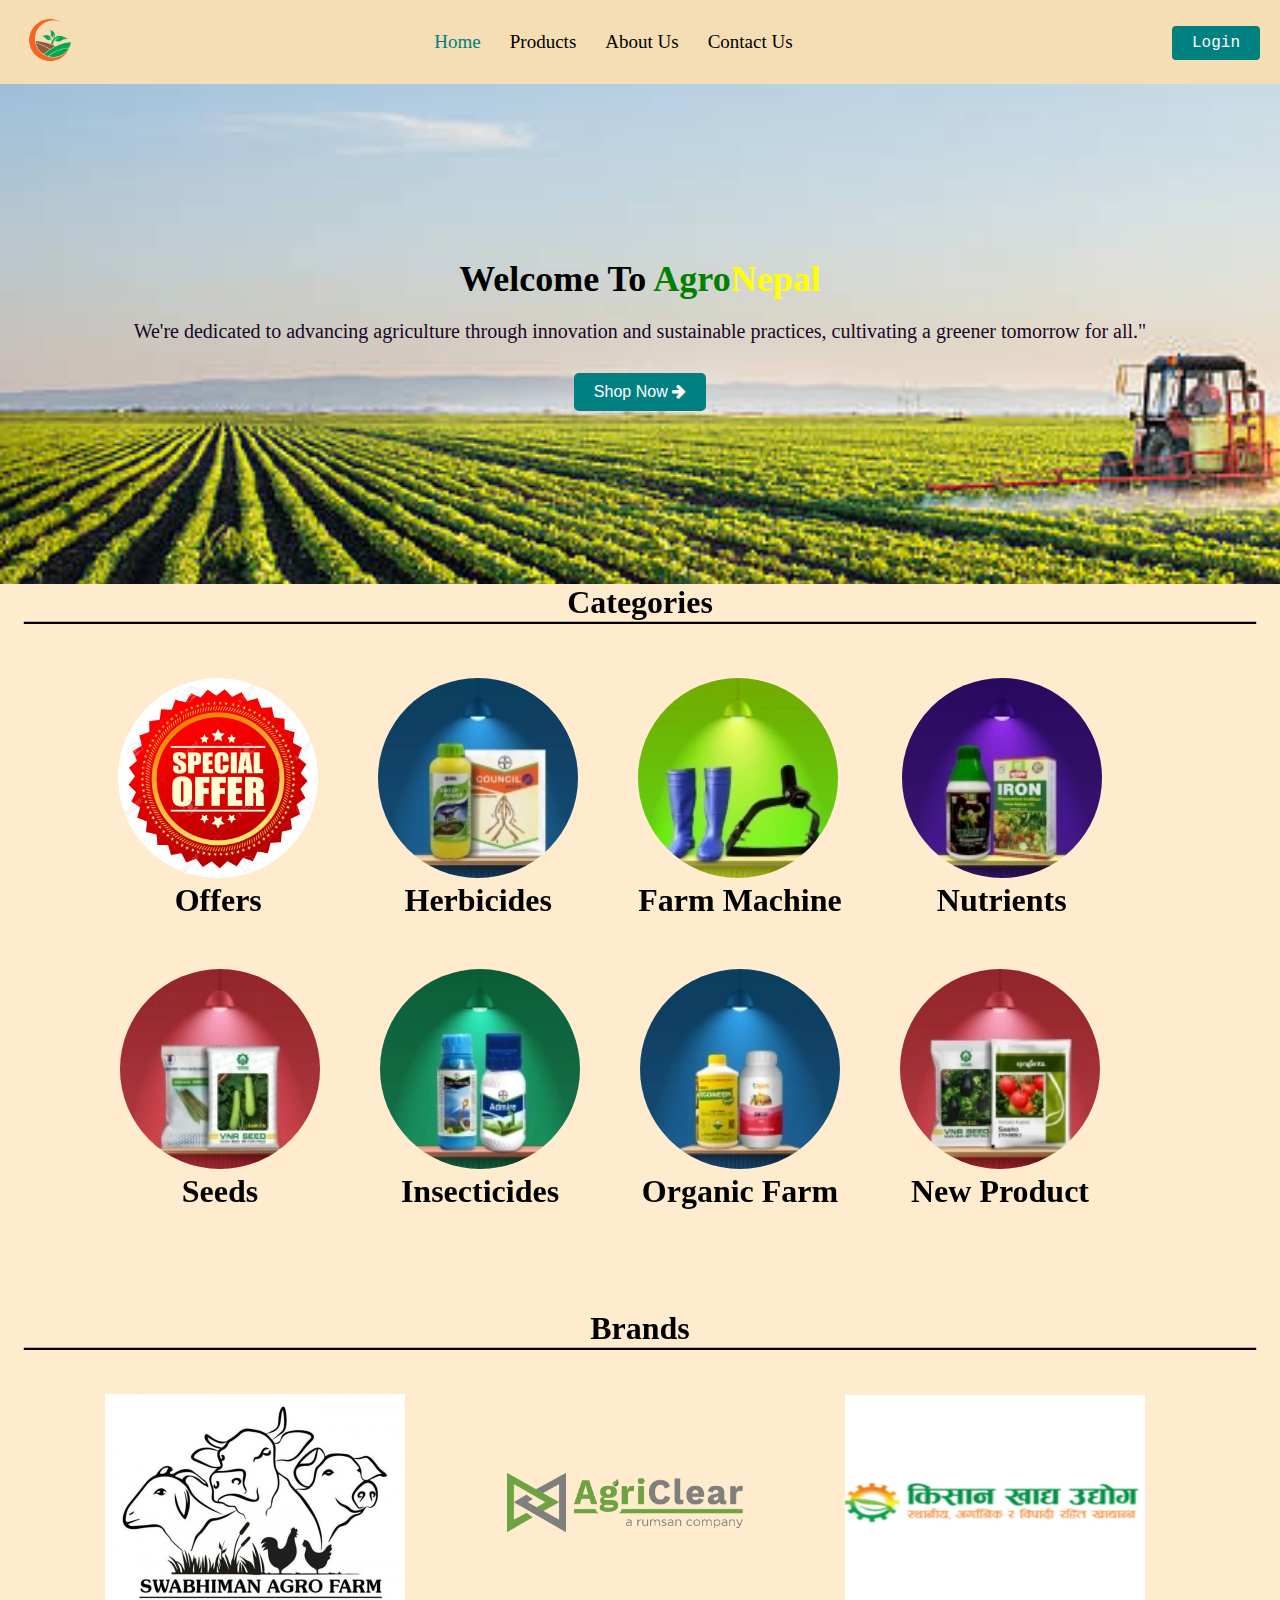
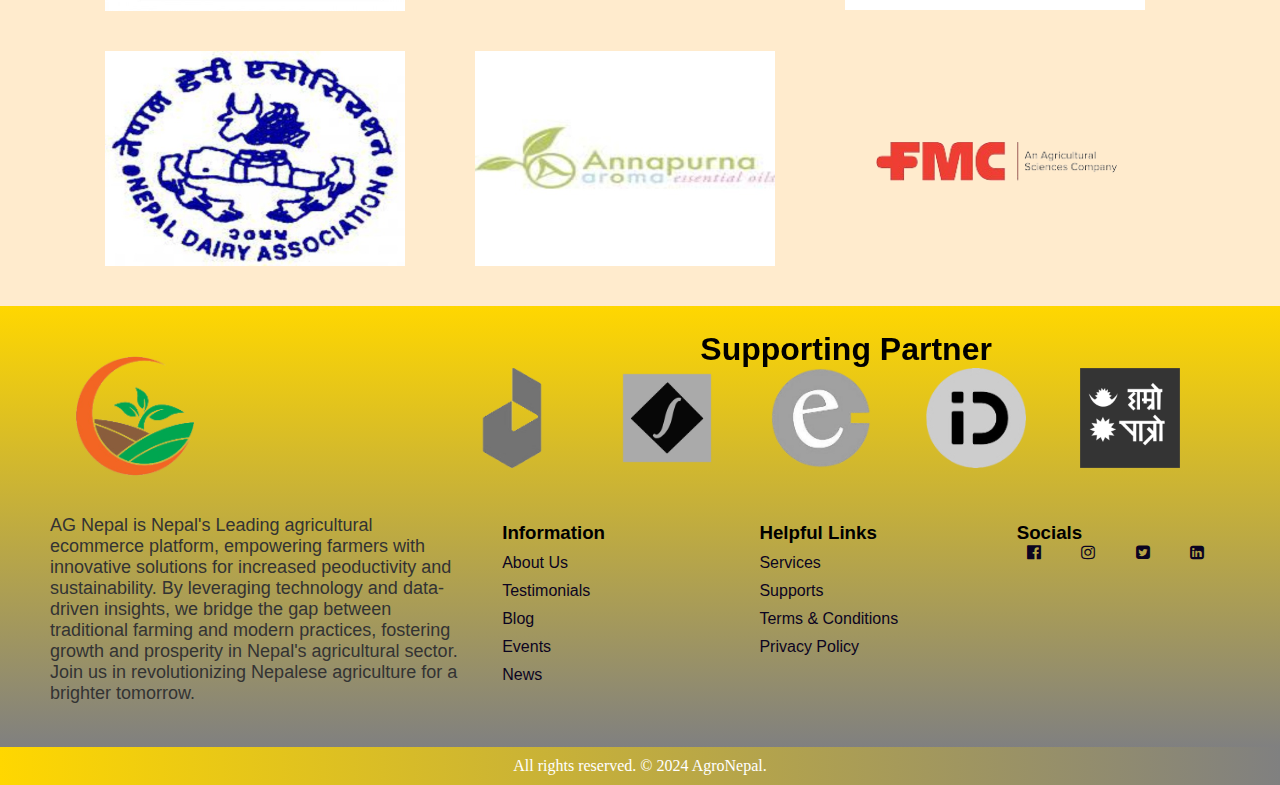
<file: Project/html/index.html>
<!DOCTYPE html>
<html lang="en">
<head>
    <meta charset="UTF-8">
    <meta name="viewport" content="width=device-width, initial-scale=1.0">
    <title>AgroNepal</title>
    <link rel="stylesheet" href="../css/style.css">
    <link rel="stylesheet" href="https://cdnjs.cloudflare.com/ajax/libs/font-awesome/4.7.0/css/font-awesome.min.css"/>
    <link rel="web icon" href="../img/logo2.png">
<body>
    <div class="navbar">
        <div class="logo">
            <a href="index.html"><img src="../img/logo2.png"></a>
        </div>
        <div class="container">
            <ul>
                <li class="on">Home</li>
                <a href="product.html"><li>Products</li></a>
                <a href="about.html"><li>About Us</li></a>
                <a href="contact.html"><li>Contact Us</li></a>
            </ul>
        </div>
        <div class="login">
            <a href="login.html">Login</a>
        </div>
       
    </div>
    <section class="banner">
        <div class="banner-content">
          <h2>Welcome To <span class="green-text">Agro</span><span class="yellow-text">Nepal</span></h2>
            <p class="intro"> We're dedicated to advancing agriculture through innovation and sustainable practices, cultivating a greener tomorrow for all."</p>
            <button id="scrollButton">Shop Now <i class="fa fa-arrow-right" aria-hidden="true"></i></button>
        </div>
    </section>
    <h1 class="head" id="targetSection">Categories</h1>
    <h1 class="underline">_____________________________________________________________________________</h1>
    <div class="card-container" >
        
        <a href="#"><div class="card">
            <img src="../img/1.jpg.png" alt="">
            <div class="content">
                <h1>Offers</h1>
            </div>
        </div></a>
        
        
        
        <a href="#"><div class="card">
          <img src="../img/2.jpg.png" alt="">
          <div class="content">
              <h1>Herbicides</h1>
          </div></a>
           
        </div>
        <a href="#"><div class="card">
          <img src="../img/3.jpg.png" alt="">
          <div class="content">
            <h1>Farm Machine</h1>
        </div>
      </div></a>

      <a href="#">        
        <div class="card">
        <img src="../img/4.jpg.png" alt="">
        <div class="content">
          <h1>Nutrients</h1>
      </div>
    </div></a>
    </div>
    <div class="card-container2">
        <div class="card">
            <img src="../img/5.jpg.png" alt="">
            <div class="container">
              <h1>Seeds</h1>
            </div>
            
        </div>
        <div class="card">
            <img src="../img/6.jpg.png" alt="">
            <div class="content">
              <h1>Insecticides</h1>
          </div>
        </div>
        <div class="card">
            <img src="../img/7.jpg.png" alt="">
            <div class="content">
              <h1>Organic Farm</h1>
          </div>
        </div>
        <div class="card">
          <img src="../img/8.jpg.png" alt="">
          <div class="content">
            <h1>New Product</h1>
        
        </div>
      </div>
    </div>
    <h1 class="head">Brands</h1>
    <h1 class="underline">_____________________________________________________________________________</h1>
    <section class="brands">
        <div class="logos">
            <img src="../img/11.jpg.png">
            <img src="../img/22.jpg.png">
            <img src="../img/33.jpg.jpg">
            <img src="../img/44.jpg.jpg">
            <img src="../img/55.jpg.jpg">
            <img src="../img/66.jpg-removebg-preview.png">
        </div>
    </section>

    

    <footer class="footer">
      
        <div class="footer__col">
          <img src="../img/logo2.png" alt="company logo" class="footer__logo" />
          <p>AG Nepal is Nepal's Leading agricultural ecommerce platform, empowering farmers with innovative solutions for increased peoductivity and sustainability. By leveraging technology and data-driven insights, we bridge the gap between traditional farming and modern practices, fostering growth and prosperity in Nepal's agricultural sector. Join us in revolutionizing Nepalese agriculture for a brighter tomorrow. </p>
        </div>
        <div class="footer__supporting">
        <h1>Supporting Partner</h1>
        <section class="brands2">
          <div class="1">
              <img src="../img/daraz.png.png">
              <img src="../img/bank.png">
              <img src="../img/esewa.png.png">
              <img src="../img/drive.png.png">
              <img src="../img/hamro.png">
          </div>
        </section>

        <div class="end">
        <div class="footer__col">
            <h3 class="footer__title">Information</h3>
            <ul class="footer__lists">
              <li class="footer__list">
                <a href="#" class="footer__link">About Us</a>
              </li>
              <li class="footer__list">
                <a href="#" class="footer__link">Testimonials</a>
              </li>
              <li class="footer__list">
                <a href="#" class="footer__link">Blog</a>
              </li>
              <li class="footer__list">
                <a href="#" class="footer__link">Events</a>
              </li>
              <li class="footer__list">
                <a href="#" class="footer__link">News</a>
              </li>
            </ul>
            
          </div>
          <div class="footer__col">
            <h3 class="footer__title">Helpful Links</h3>
            <ul class="footer__lists">
              <li class="footer__list">
                <a href="#" class="footer__link">Services</a>
              </li>
              <li class="footer__list">
                <a href="#" class="footer__link">Supports</a>
              </li>
              <li class="footer__list">
                <a href="#" class="footer__link">Terms & Conditions</a>
              </li>
              <li class="footer__list">
                <a href="#" class="footer__link">Privacy Policy</a>
              </li>
            </ul>
          </div>
          <div class="footer__content">
            <h3 class="footer__title">Socials</h3>
            <a href="#"><i class="fa fa-facebook-official"></i></a>
            <a href="#"><i class="fa fa-instagram"></i></a>
            <a href="#"><i class="fa fa-twitter-square"></i></a>
            <a href="#"><i class="fa fa-linkedin-square"></i></a>
          </div>
      
    </div>
</div>
        
      
      </footer>
     


    <div class="copyright">
        All rights reserved. © 2024 AgroNepal. 
      </div>
      <script>        
        document.getElementById('scrollButton').addEventListener('click', function() {
        document.getElementById('targetSection').scrollIntoView({ behavior: 'smooth' });
          });
        </script>
</body>
</html>
</file>
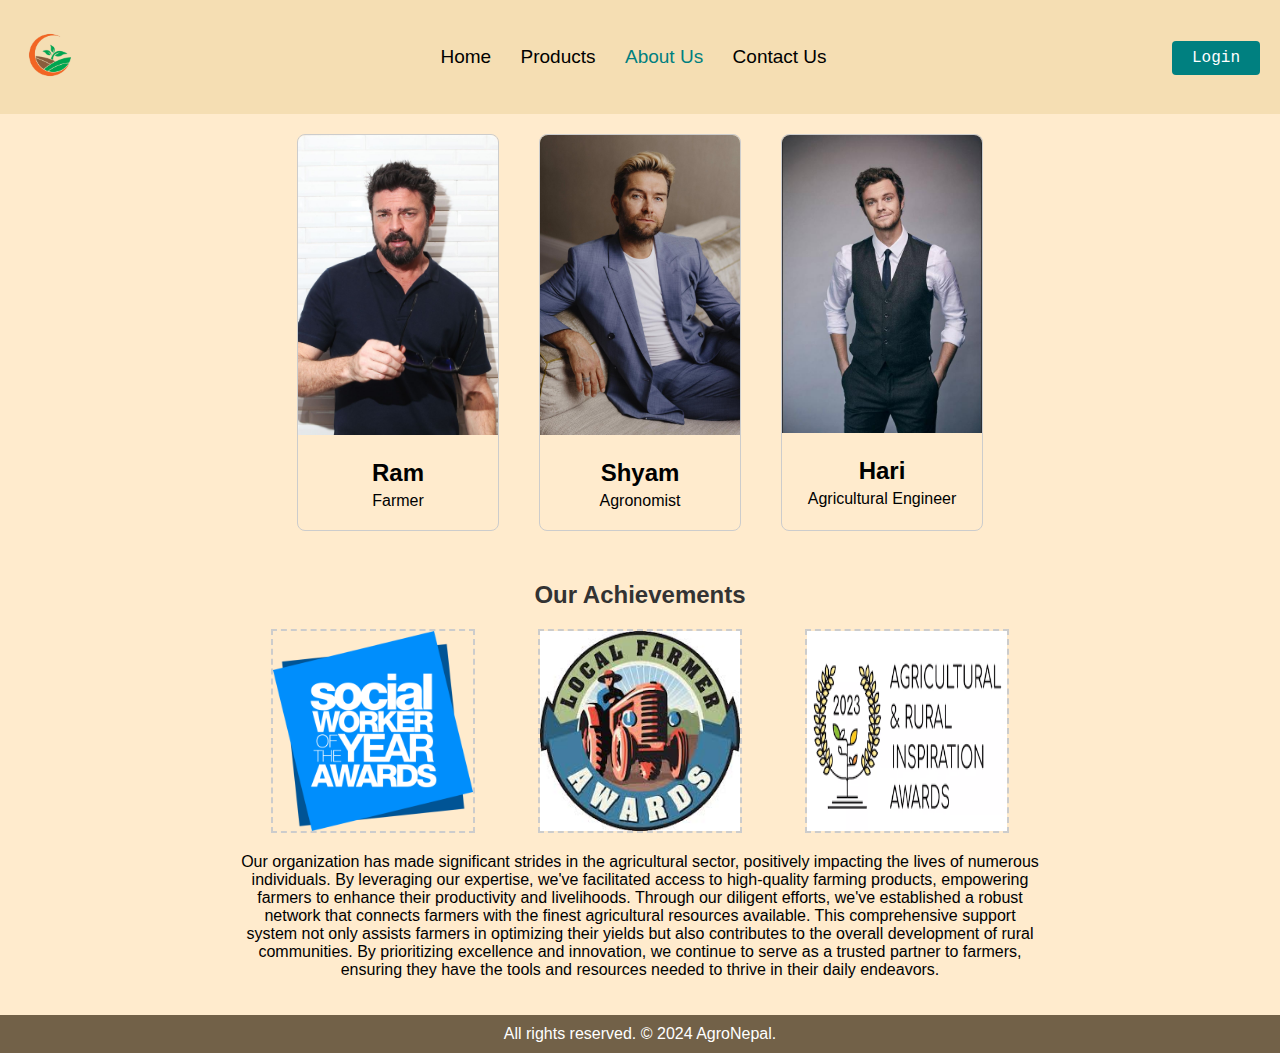
<file: Project/html/about.html>
<!DOCTYPE html>
<html lang="en">
<head>
    <meta charset="UTF-8">
    <meta name="viewport" content="width=device-width, initial-scale=1.0">
    <title>About Us</title>
    <link rel="stylesheet" href="../css/about.css">
    <link rel="web icon" href="../img/logo2.png">
</head>
<body>
    <div class="navbar">
        <div class="logo">
            <img src="../img/logo2.png">
        </div>
        <div class="container">
            <ul>
                <a href="index.html"><li>Home</li></a>
                <a href="product.html"><li>Products</li></a>
                <li class="on">About Us</li>
                <a href="contact.html"><li>Contact Us</li></a>
            </ul>
        </div>
        <div class="login">
            <a href="login.html">Login</a>
        </div>
       
    </div>

    <div class="container">
        <div class="partners">
            <div class="partner">
                <img src="../img/billy.jpg" alt="Ram">
                <div class="info">
                    <h2>Ram</h2>
                    <p>Farmer</p>
                </div>
            </div>
            <div class="partner">
                <img src="../img/homelander.jpg" alt="Shyam">
                <div class="info">
                    <h2>Shyam</h2>
                    <p>Agronomist</p>
                </div>
            </div>
            <div class="partner">
                <img src="../img/huye.jpg" alt="Hari">
                <div class="info">
                    <h2>Hari</h2>
                    <p>Agricultural Engineer</p>
                </div>
            </div>
        </div>

        <div class="achievements">
            <h2>Our Achievements</h2>
            <div class="achievement-boxes">
                <div class="achievement-box">
                    <img src="../img/award.jpg" alt="Achievement 1">
                </div>
                <div class="achievement-box">
                    <img src="../img/aw.jpg" alt="Achievement 2">
                </div>
                <div class="achievement-box">
                    <img src="../img/ins.jpg" alt="Achievement 3">
                </div>
            </div>
            <p>
                Our organization has made significant strides in the agricultural sector, positively impacting the lives of numerous individuals. By leveraging our expertise, we've facilitated access to high-quality farming products, empowering farmers to enhance their productivity and livelihoods. Through our diligent efforts, we've established a robust network that connects farmers with the finest agricultural resources available. This comprehensive support system not only assists farmers in optimizing their yields but also contributes to the overall development of rural communities. By prioritizing excellence and innovation, we continue to serve as a trusted partner to farmers, ensuring they have the tools and resources needed to thrive in their daily endeavors.</p>
        </div>
    </div>
    <div class="copyright">
        All rights reserved. © 2024 AgroNepal. 
      </div>
</body>
</html>
</file>
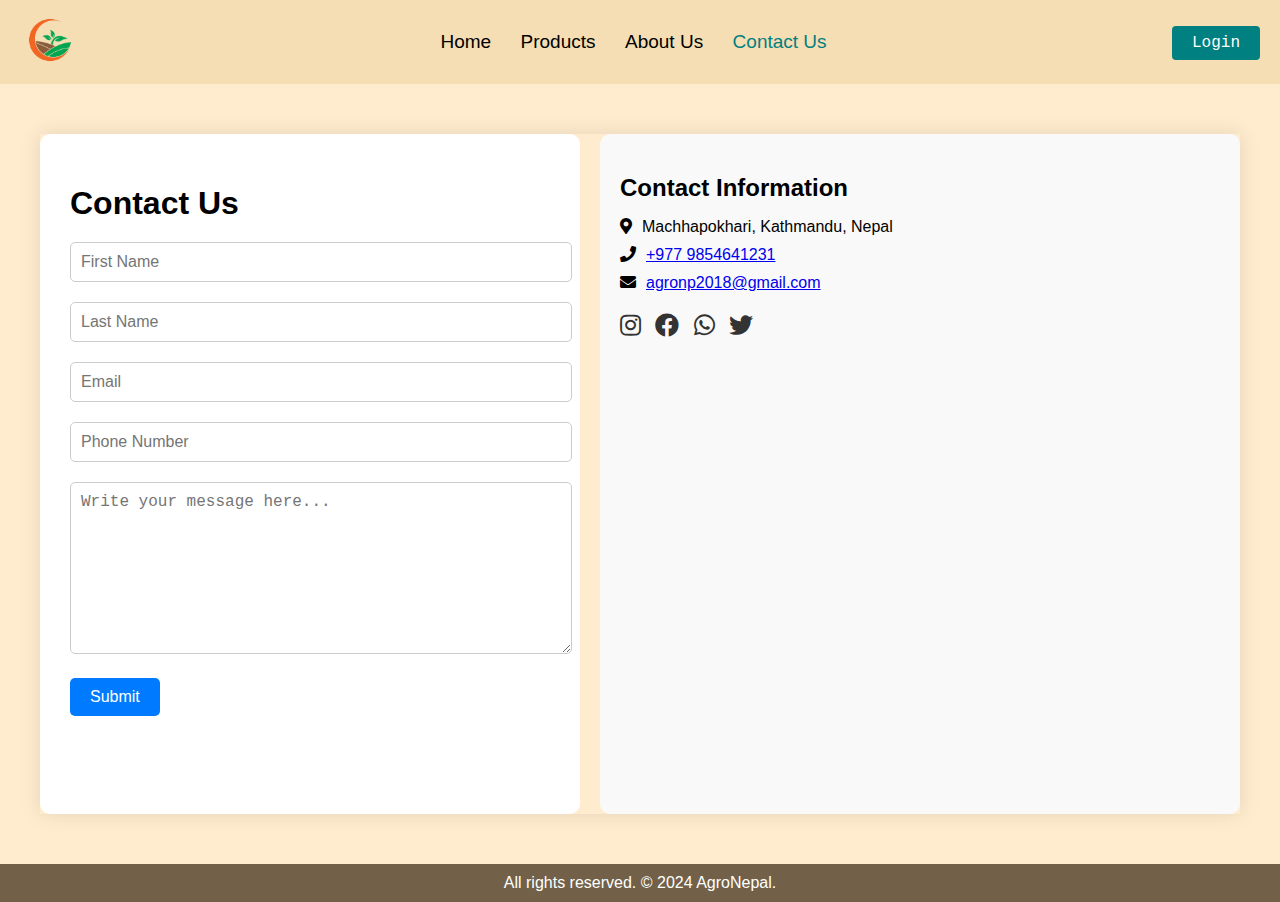
<file: Project/html/contact.html>
<!DOCTYPE html>
<html lang="en">
<head>
  <meta charset="UTF-8">
  <meta name="viewport" content="width=device-width, initial-scale=1.0">
  <title>Contact Us</title>
  <link rel="stylesheet" href="../css/contact.css">
  <link rel="web icon" href="../img/logo2.png">
  <link rel="stylesheet" href="https://cdnjs.cloudflare.com/ajax/libs/font-awesome/5.15.4/css/all.min.css">
</head>
<body>
    <div class="navbar">
        <div class="logo">
            <img src="../img/logo2.png">
        </div>
        <div class="container">
            <ul>
                <a href="index.html"><li>Home</li></a>
                <a href="product.html"><li>Products</li></a>
                <a href="about.html"><li>About Us</li></a>
                <li class="on">Contact Us</li>
            </ul>
        </div>
        <div class="login">
            <a href="login.html">Login</a>
        </div>
       
    </div>


  <div class="containe">
    <div class="contact-form">
      <h1>Contact Us</h1>
      <form action="#" method="POST">
        <div class="form-group">
          <input type="text" name="first_name" placeholder="First Name" required>
        </div>
        <div class="form-group">
          <input type="text" name="last_name" placeholder="Last Name" required>
        </div>
        <div class="form-group">
          <input type="email" name="email" placeholder="Email" required>
        </div>
        <div class="form-group">
          <input type="tel" name="number" placeholder="Phone Number" required>
        </div>
        <div class="form-group">
          <textarea name="message" placeholder="Write your message here..." required></textarea>
        </div>
        <button type="submit">Submit</button>
      </form>
    </div>
    <div class="contact-info">
      <h2>Contact Information</h2>
      <ul>
        <li><i class="fas fa-map-marker-alt"></i>Machhapokhari, Kathmandu, Nepal</li>
        <li><i class="fas fa-phone"></i><a href="tel:+1234567890">+977 9854641231</a></li>
        <li><i class="fas fa-envelope"></i><a href="mailto:info@example.com">agronp2018@gmail.com</a></li>
      </ul>
      <div class="social-icons">
        <a href="#"><i class="fab fa-instagram"></i></a>
        <a href="#"><i class="fab fa-facebook"></i></a>
        <a href="#"><i class="fab fa-whatsapp"></i></a>
        <a href="#"><i class="fab fa-twitter"></i></a>
      </div>


      <iframe src="https://www.google.com/maps/embed?pb=!1m18!1m12!1m3!1d2969.5516507443353!2d85.30471868208343!3d27.73543712408474!2m3!1f0!2f0!3f0!3m2!1i1024!2i768!4f13.1!3m3!1m2!1s0x39eb18db9dff677f%3A0xf880805fdacff33e!2sMachha%20Pokhari!5e0!3m2!1sen!2snp!4v1713893197830!5m2!1sen!2snp" width="600" height="450" style="border:0;" allowfullscreen="" loading="lazy" referrerpolicy="no-referrer-when-downgrade"></iframe>
    </div>
  </div>
  <div class="copyright">
    All rights reserved. © 2024 AgroNepal. 
  </div>
</body>
</html>
</file>
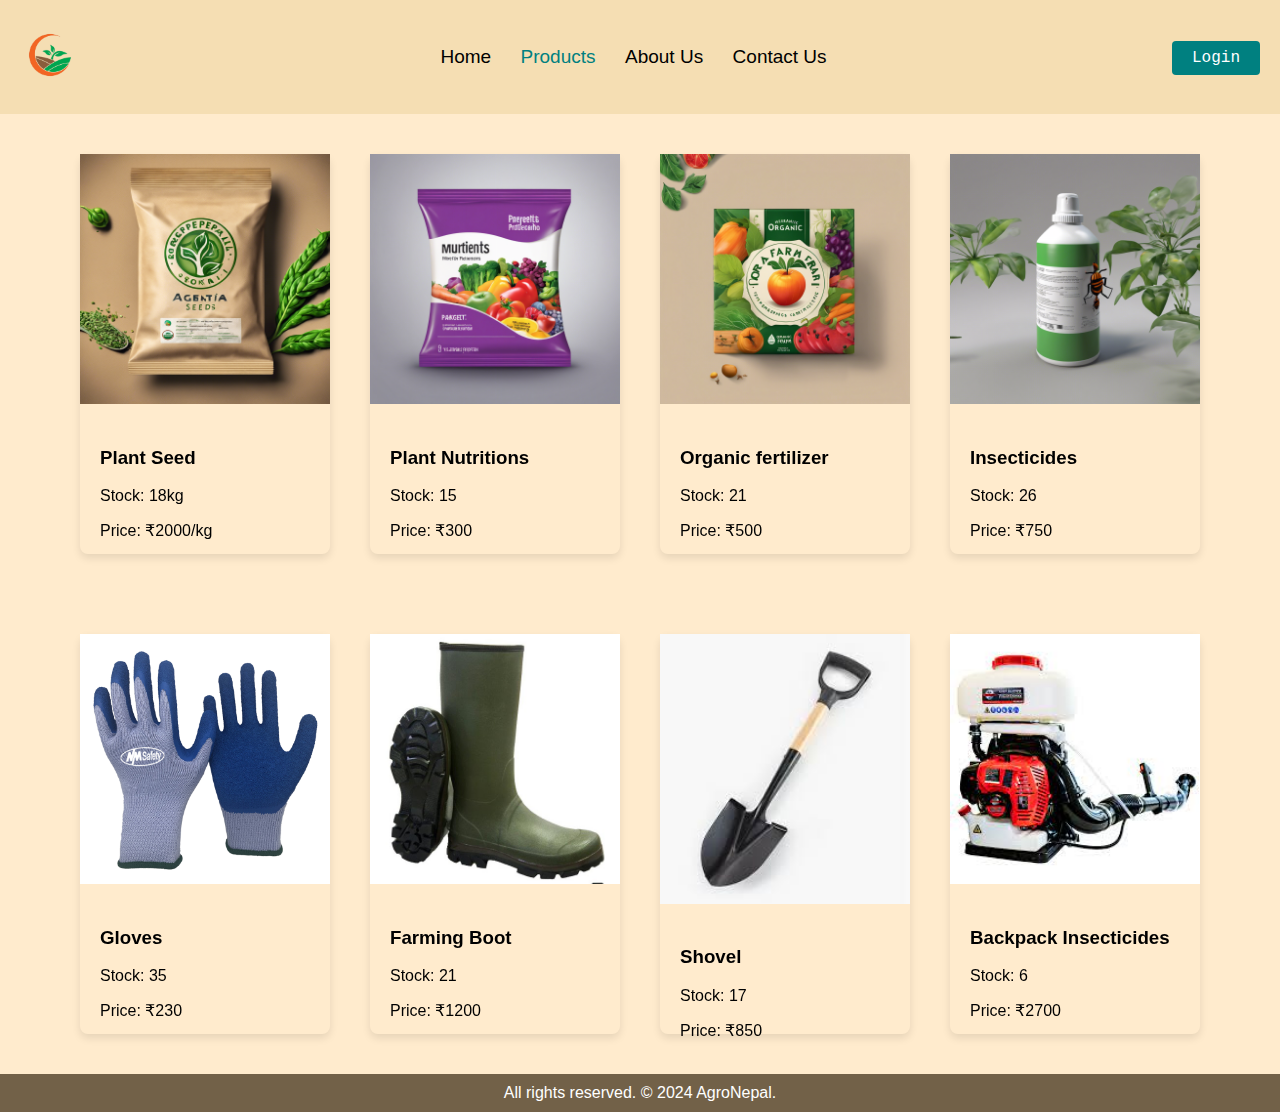
<file: Project/html/product.html>
<!DOCTYPE html>
<html lang="en">
<head>
    <meta charset="UTF-8">
    <meta name="viewport" content="width=device-width, initial-scale=1.0">
    <title>Product Showcase</title>
    <link rel="stylesheet" href="../css/product.css">
    <link rel="web icon" href="../img/logo2.png">
</head>
<body>
    <div class="navbar">
        <div class="logo">
            <img src="../img/logo2.png" alt="Logo">
        </div>
        <div class="container">
            <ul>
                <a href="index.html"><li>Home</li></a>
                <a href="product.html"><li class="on">Products</li></a>
                <a href="about.html"><li>About Us</li></a>
                <a href="contact.html"><li>Contact Us</li></a>
            </ul>
        </div>
        <div class="login">
            <a href="login.html">Login</a>
        </div>
    </div>

    <div class="container">
        <div class="card">
            <div class="front">
                <img src="../img/seed.jpg" alt="Product 1">
                <div class="info">
                    <h3>Plant Seed</h3>
                    <p>Stock: 18kg</p>
                    <p>Price: ₹2000/kg</p>
                </div>
            </div>
            <div class="back">
                <p>
                    Plant seeds are nature's tiny treasures, holding within them the potential to grow into magnificent botanical wonders. At [AgroNepal], our plant seeds are carefully curated to inspire your green thumb and bring your garden dreams to life.</p>
                <button>Add To Cart</button>
            </div>
        </div>
        
        <div class="card">
            <div class="front">
                <img src="../img/nutrients.jpg" alt="Product 2">
                <div class="info">
                    <h3>Plant Nutritions</h3>
                    <p>Stock: 15</p>
                    <p>Price: ₹300</p>
                </div>
            </div>
            <div class="back">
                <p>Unlock the secret to vibrant, thriving plants with our premium line of plant nutrients, meticulously crafted to provide everything your botanical beauties need to flourish. At [AgroNepal], we understand that healthy plants start with a balanced diet, which is why we've carefully formulated our nutrients to encompass all the essential elements plants crave.</p>
                <button>Add To Cart</button>
            </div>
        </div>

        <div class="card">
            <div class="front">
                <img src="../img/organic.jpg" alt="Product 1">
                <div class="info">
                    <h3>Organic fertilizer</h3>
                    <p>Stock: 21</p>
                    <p>Price: ₹500</p>
                </div>
            </div>
            <div class="back">
                <p>Embrace the power of nature with our organic fertilizer collection, where sustainability meets superior plant nutrition. At [AgroNepal], we're dedicated to providing eco-conscious gardeners with premium organic fertilizers that nourish plants while respecting the planet.</p>
                <button>Add To Cart</button>
            </div>
        </div>

        <div class="card">
            <div class="front">
                <img src="../img/insect.jpg" alt="Product 1">
                <div class="info">
                    <h3>Insecticides</h3>
                    <p>Stock: 26</p>
                    <p>Price: ₹750</p>
                </div>
            </div>
            <div class="back">
                <p>
                    Step into a world where pest control meets sustainability with our organic insecticide solutions, crafted to protect your crops without harming the environment. At [AgroNepal], we believe in harnessing the power of nature to tackle pest problems while preserving the delicate balance of the ecosystem.</p>
                <button>Add To Cart</button>
            </div>
        </div>
     
    </div>


    <div class="container">
        <div class="card">
            <div class="front">
                <img src="../img/gloves.jpg" alt="Product 1">
                <div class="info">
                    <h3>Gloves</h3>
                    <p>Stock: 35</p>
                    <p>Price: ₹230</p>
                </div>
            </div>
            <div class="back">
                <p>Step into the fields with confidence and comfort with our range of premium farming gloves, designed to protect your hands while you tend to your crops. At [AgroNepal], we understand the importance of reliable hand protection for farmers, which is why we've curated a selection of gloves that prioritize durability, functionality, and comfort.</p>
                <button>Add To Cart</button>
            </div>
        </div>
        
        <div class="card">
            <div class="front">
                <img src="../img/boot.jpg" alt="Product 2">
                <div class="info">
                    <h3>Farming Boot</h3>
                    <p>Stock: 21</p>
                    <p>Price: ₹1200</p>
                </div>
            </div>
            <div class="back">
                <p>Step into the fields with confidence and comfort with our premium range of farming boots, meticulously crafted to withstand the demands of agricultural work while keeping your feet protected and comfortable. At [AgroNepal], we understand that durable and reliable footwear is essential for farmers, which is why we've curated a collection of boots that prioritize performance, durability, and style.</p>
                <button>Add To Cart</button>
            </div>
        </div>

        <div class="card">
            <div class="front">
                <img src="../img/shovel.jpg" alt="Product 1">
                <div class="info">
                    <h3>Shovel</h3>
                    <p>Stock: 17</p>
                    <p>Price: ₹850</p>
                </div>
            </div>
            <div class="back">
                <p>
                    Unearth the potential of your fields with our premium line of farming shovels, meticulously engineered to tackle the toughest tasks with ease and efficiency. At [AgroNepal], we understand that reliable tools are essential for farmers, which is why we've curated a collection of shovels that prioritize durability, functionality, and performance.</p>
                <button>Add To Cart</button>
            </div>
        </div>

        <div class="card">
            <div class="front">
                <img src="../img/in.jpg" alt="Product 1">
                <div class="info">
                    <h3>Backpack Insecticides</h3>
                    <p>Stock: 6</p>
                    <p>Price: ₹2700</p>
                    
                </div>
            </div>
            <div class="back">
                <h3>Description</h3>
                <p>
                   
Gear up for effective pest control in the fields with our premium line of Backpack Insecticides, meticulously designed to provide targeted and efficient pest management while ensuring ease of use and safety for the applicator. At [AgroNepal], we understand the critical role that pest control plays in maintaining healthy crops, which is why we've curated a collection of backpack insecticide sprayers that prioritize performance, convenience, and reliability.</p>
                <button>Add To Cart</button>
            </div>
        </div>
       
    </div>
    <div class="copyright">
        All rights reserved. © 2024 AgroNepal. 
      </div>
</body>
</html>
</file>
<file: Project/css/style.css>
*{
    margin: 0;
    padding: 0;
}
body{
    background-color: blanchedalmond;
}
h1{
    background: linear-gradient(90deg, #000000, #000000);
    -webkit-background-clip: text;
    background-clip: text;
    -webkit-text-fill-color: transparent;
}

.green-text {
    color: green;
}

.yellow-text {
    color: yellow;
}

p{
  color: rgb(25, 7, 41);
}
.intro{
    font-size: 20px !important;
}
.card .content h1{
  color: #f0c244;
}
.head{
  color: #f0c244;
}
.navbar{
    background-color: wheat;
    color: black;    padding: 10px 20px;
    display: flex;
    justify-content: space-between;
    align-items: center;

}
.container li{
  color: black;
}
.container li:hover, .container .on{
  color: teal;
}
.logo img{
    width: 60px;
    height: 60px;
}
.navbar ul{
    text-align: center;
    list-style-type: none;
}
.navbar li{
    font-size: 19px;
    display: inline-block;
    margin-right: 25px;
}
.login a{
    font-family: monospace;
    font-size: 16px;
    padding: 8px 20px;
    background-color:teal;
    color: white;
    text-decoration: none;
    border-radius: 4px;
}

.banner{
    background-image: url('../img/ground.jpg');
    background-size: cover;
    position: relative;
    height: 500px;
    display: flex;
    text-align: center;
    flex-direction: column;
    justify-content: center;
    padding: 0 20px;
    background-attachment: fixed;
  }

.banner-content{
  z-index: 1;
}
.card-container a{
  text-decoration: none;
  color: black;
}
.banner h2{
    font-size: 36px;
    margin-bottom: 20px;
}
.banner p{
    font-size: 18px;
    margin: 0 auto;
}
.banner button{
    background-color: teal;
    color: white;
    padding: 10px 20px;
    font-size: 16px;
    border: none;
    border-radius: 5px;
    cursor: pointer;
    margin-top: 30px;
    
}
.banner button:hover{
    background-color: #005b4f;
    transform: scale(1.1);
}
.card-container{
    display: flex;
    flex-wrap: wrap;
    justify-content: center;
    padding: 100px;
    background-color: blanchedalmond;
}
.card{
    
    background-color: blanchedalmond;
    border-radius: 10px;
    overflow: hidden;
    margin-right: 60px;
    margin-top: -50px;
}
.card:hover{
    box-shadow: 0 8px 16px;
    transform: translateY(-5px);
}
.card img{
    width: 200px;
    height: 200px;
    border-radius: 50%;
    object-fit: cover;
}
.underline{
  margin-top: -30px;
  color: black;
}
h2{
  text-align: center;
}

.btn{
    background-color: #00796b;
    color: white;
    padding: 10px 20px;
    border: none;
    border-radius: 5px;
}
.btn:hover{
    background-color: #005b4f;
    transform: scale(1.02);
}
h1{
    text-align: center;
}
.card-container2{
    display: flex;
    flex-wrap: wrap;
    justify-content: center;
    padding: 100px;
    background-color: blanchedalmond;
    margin-top: -100px;
}
.brands .logos{
    display: flex;
    justify-content: center;
    align-items: center;
    flex-wrap: wrap;
    overflow-x: auto;
    margin-top: 20px;
    margin-bottom: 20px;
}
.brands img{
    width: 300px;
    height: auto;
    margin: 20px;
    padding: 0;
    margin-right: 50px;
}
.copyright {
  background: linear-gradient(to right, gold, gray); 
    padding: 10px;
    color: #FFFFFF;
    text-align: center;
  }
  .footer {
    display: flex;
    background-color: #f2f2f2;
    padding: 50px 50px;
    font-family: "Montserrat", sans-serif;
  }
  .footer__col {
    text-align: left;
    width: 30%;
    min-height: 200px;
  }
  .footer__logo {
    max-width: 170px;
  }
  .footer__col p{
    margin-top: 10px;
    font-size: 18px;
    color: #333;
  }
  .support {
    position: absolute;
    top: 0;
    right: 0;
  }
  .brands2{
    display: flex;
    justify-content: center;
    align-items: center;
    flex-wrap: wrap;
    overflow-x: auto;
  }
  .brands2 img{
    width: 100px;
    height: auto;
    flex: 0 0 auto;
    margin: 0;
    padding: 0;
    margin-right: 50px;
    filter: grayscale(100%); 
    transition: filter 0.3s;
}
.brands2 img:hover{
    filter: grayscale(0%);
}
.footer {
    display: flex;
    background: linear-gradient(to bottom, gold, gray); 
    padding: 25px 50px;
    font-family: "Montserrat", sans-serif;
  }
  .footer__col {
    width: 25%;
    min-height: 200px;
  }
  .footer__lists {
    list-style-type: none;
  }
  .footer__list {
    margin-top: 10px;
  }
  .footer__link {
    text-decoration: none;
    color: #0b0421;
  }
  .footer__link:hover {
    color: #1b9ada;
    text-decoration: underline;
  }
  .footer__logo {
    max-width: 170px;
  }
  .footer__content i{
    width: 40px;
  }
  .footer__content a {
    color: #0b0421;
  }
  .footer__content a:not(:first-child) {
    margin-left: 10px;
  }
  .footer__content a:hover {
    color: #4a22a8;
  }
  .end {
    margin-top: 50px;
    margin-left: 40px;
    display: flex;
    justify-content:center;
  }
  .footer__col {
    flex: 1;
  }
  .stats .one{
    background-color: ;
  }
  .underline{
    color: red;
  }
</file>
<file: Project/css/about.css>
body {
    font-family: Arial, sans-serif;
    margin: 0;
    padding: 0;
    background-color: blanchedalmond;
}

.header {
    background-color: #333;
    color: #fff;
    text-align: center;
    padding: 20px 0;
}
.navbar{
    background-color: wheat;
    color: black;    padding: 10px 20px;
    display: flex;
    justify-content: space-between;
    align-items: center;

}
.container li{
  color: black;
}
.container li:hover, .container .on{
  color: teal;
}
.logo img{
    width: 60px;
    height: 60px;
}
.navbar ul{
    text-align: center;
    list-style-type: none;
}
.navbar li{
    font-size: 19px;
    display: inline-block;
    margin-right: 25px;
}
.login a{
    font-family: monospace;
    font-size: 16px;
    padding: 8px 20px;
    background-color:teal;
    color: white;
    text-decoration: none;
    border-radius: 4px;
}
.container li:hover, .container .on{
    color: teal;
  }

.container {
    max-width: 800px;
    margin: 0 auto;
    padding: 20px;
    text-align: center; 
}

.partners {
    display: flex;
    justify-content: center;
    margin-bottom: 50px;
}

.partner {
    width: 200px;
    border: 1px solid #ccc;
    border-radius: 8px;
    margin: 0 20px;
}

.partner img {
    width: 100%;
    height: auto;
    border-top-left-radius: 8px;
    border-top-right-radius: 8px;
}

.partner .info {
    padding: 20px;
}

.partner h2 {
    margin-top: 0;
    margin-bottom: 5px;
}

.partner p {
    margin: 0;
}

.achievements {
    text-align: center;
}

.achievements h2 {
    color: #333;
    font-size: 24px;
    margin-bottom: 20px;
}

.achievement-boxes {
    display: flex;
    justify-content: space-around;
    margin-bottom: 20px;
}

.achievement-box {
    width: 200px;
    height: 200px;
    border: 2px dashed #ccc;
    display: flex;
    justify-content: center;
    align-items: center;
}

.achievement-box img{
    width: 200px;
    height: 200px;
}
.copyright {
    background-color:rgb(114, 97, 72); 
      padding: 10px;
      color: #FFFFFF;
      text-align: center;
    }
</file>
<file: Project/css/contact.css>
body {
    font-family: Arial, sans-serif;
    margin: 0;
    padding: 0;
    background-color: blanchedalmond;
  }
  
  .containe {
    display: flex;
    justify-content: space-between;
    max-width: 1200px;
    margin: 50px auto;
    box-shadow: 0px 0px 20px rgba(0, 0, 0, 0.1);
  }
  
  .contact-form {
    flex: 1;
    margin-right: 20px;
    padding: 30px;
    border-radius: 10px;
    background-color: #fff;
  }
  
  .contact-form h1 {
    margin-bottom: 20px;
  }
  
  .form-group {
    margin-bottom: 20px;
  }
  
  input[type="text"],
  input[type="email"],
  input[type="tel"],
  textarea {
    width: 100%;
    padding: 10px;
    border: 1px solid #ccc;
    border-radius: 5px;
    font-size: 16px;
    transition: border-color 0.3s;
  }
  
  input[type="text"]:focus,
  input[type="email"]:focus,
  input[type="tel"]:focus,
  textarea:focus {
    border-color: #007bff;
  }
  
  textarea {
    height: 150px;
  }
  
  button {
    padding: 10px 20px;
    background-color: #007bff;
    color: #fff;
    border: none;
    border-radius: 5px;
    cursor: pointer;
    font-size: 16px;
    transition: background-color 0.3s;
  }
  
  button:hover {
    background-color: #0056b3;
  }
  
  .contact-info {
    flex: 1;
    padding: 20px;
    border-radius: 10px;
    background-color: #f9f9f9;
  }
  
  .contact-info h2 {
    margin-bottom: 15px;
  }
  
  .contact-info ul {
    list-style: none;
    padding: 0;
  }
  
  .contact-info ul li {
    margin-bottom: 10px;
  }
  
  .contact-info ul li i {
    margin-right: 10px;
  }
  
  .social-icons {
    margin-top: 20px;
  }
  
  .social-icons a {
    display: inline-block;
    margin-right: 10px;
    font-size: 24px;
    color: #333;
    transition: color 0.3s;
  }
  
  .social-icons a:hover {
    color: #007bff;
  }
  .navbar{
    background-color: wheat;
    color: black;    padding: 10px 20px;
    display: flex;
    justify-content: space-between;
    align-items: center;

}
.container li{
  color: black;
}
.container li:hover, .container .on{
  color: teal;
}
.logo img{
    width: 60px;
    height: 60px;
}
.navbar ul{
    text-align: center;
    list-style-type: none;
}
.navbar li{
    font-size: 19px;
    display: inline-block;
    margin-right: 25px;
}
.login a{
    font-family: monospace;
    font-size: 16px;
    padding: 8px 20px;
    background-color:teal;
    color: white;
    text-decoration: none;
    border-radius: 4px;
}
.container li:hover, .container .on{
    color: teal;
  }
  .copyright {
    background-color:rgb(114, 97, 72); 
      padding: 10px;
      color: #FFFFFF;
      text-align: center;
    }
</file>
<file: Project/css/product.css>
body {
    font-family: Arial, sans-serif;
    margin: 0;
    padding: 0;
    background-color: blanchedalmond;
}

.navbar{
    background-color: wheat;
    color: black;    
    padding: 10px 20px;
    display: flex;
    justify-content: space-between;
    align-items: center;

}
.logo img{
    width: 60px;
    height: 60px;
}
.navbar ul{
    text-align: center;
    list-style-type: none;
}
.navbar li{
    font-size: 19px;
    display: inline-block;
    margin-right: 25px;
}
.container li{
    color: black;
  }
  .container li:hover, .container .on{
    color: teal;
  }
.login a{
    font-family: monospace;
    font-size: 16px;
    padding: 8px 20px;
    background-color:teal;
    color: white;
    text-decoration: none;
    border-radius: 4px;
}

.container {
    display: flex;
    justify-content: center;
    align-items: center;
    flex-wrap: wrap;
    padding: 20px;
}

.card {
    width: 250px;
    height: 400px;
    margin: 20px;
    perspective: 1000px; 
    border-radius: 8px;
    box-shadow: 0 4px 8px rgba(0, 0, 0, 0.1);
}

.front,
.back {
    width: 100%;
    height: 100%;
    position: absolute;
    backface-visibility: hidden; 
    transition: transform 0.5s; 
}

.front {
    transform: rotateY(0deg); 
}

.back{
    transform: rotateY(180deg); 
    background-color: #f5f5f5;
    padding: 20px;
}

.card:hover .front {
    transform: rotateY(-180deg);
}

.card:hover .back {
    transform: rotateY(0deg); 
}

.info {
    padding: 20px;
}

.front img {
    width: 100%;
    height: auto;
}
.back button {
    background-color: #007bff;
    color: #fff;
    border: none;
    padding: 10px 20px;
    border-radius: 5px;
    cursor: pointer;
    transition: background-color 0.3s ease;
}

.back button:hover {
    background-color: #0056b3;
}

.copyright {
    background-color:rgb(114, 97, 72); 
      padding: 10px;
      color: #FFFFFF;
      text-align: center;
    }
</file>
